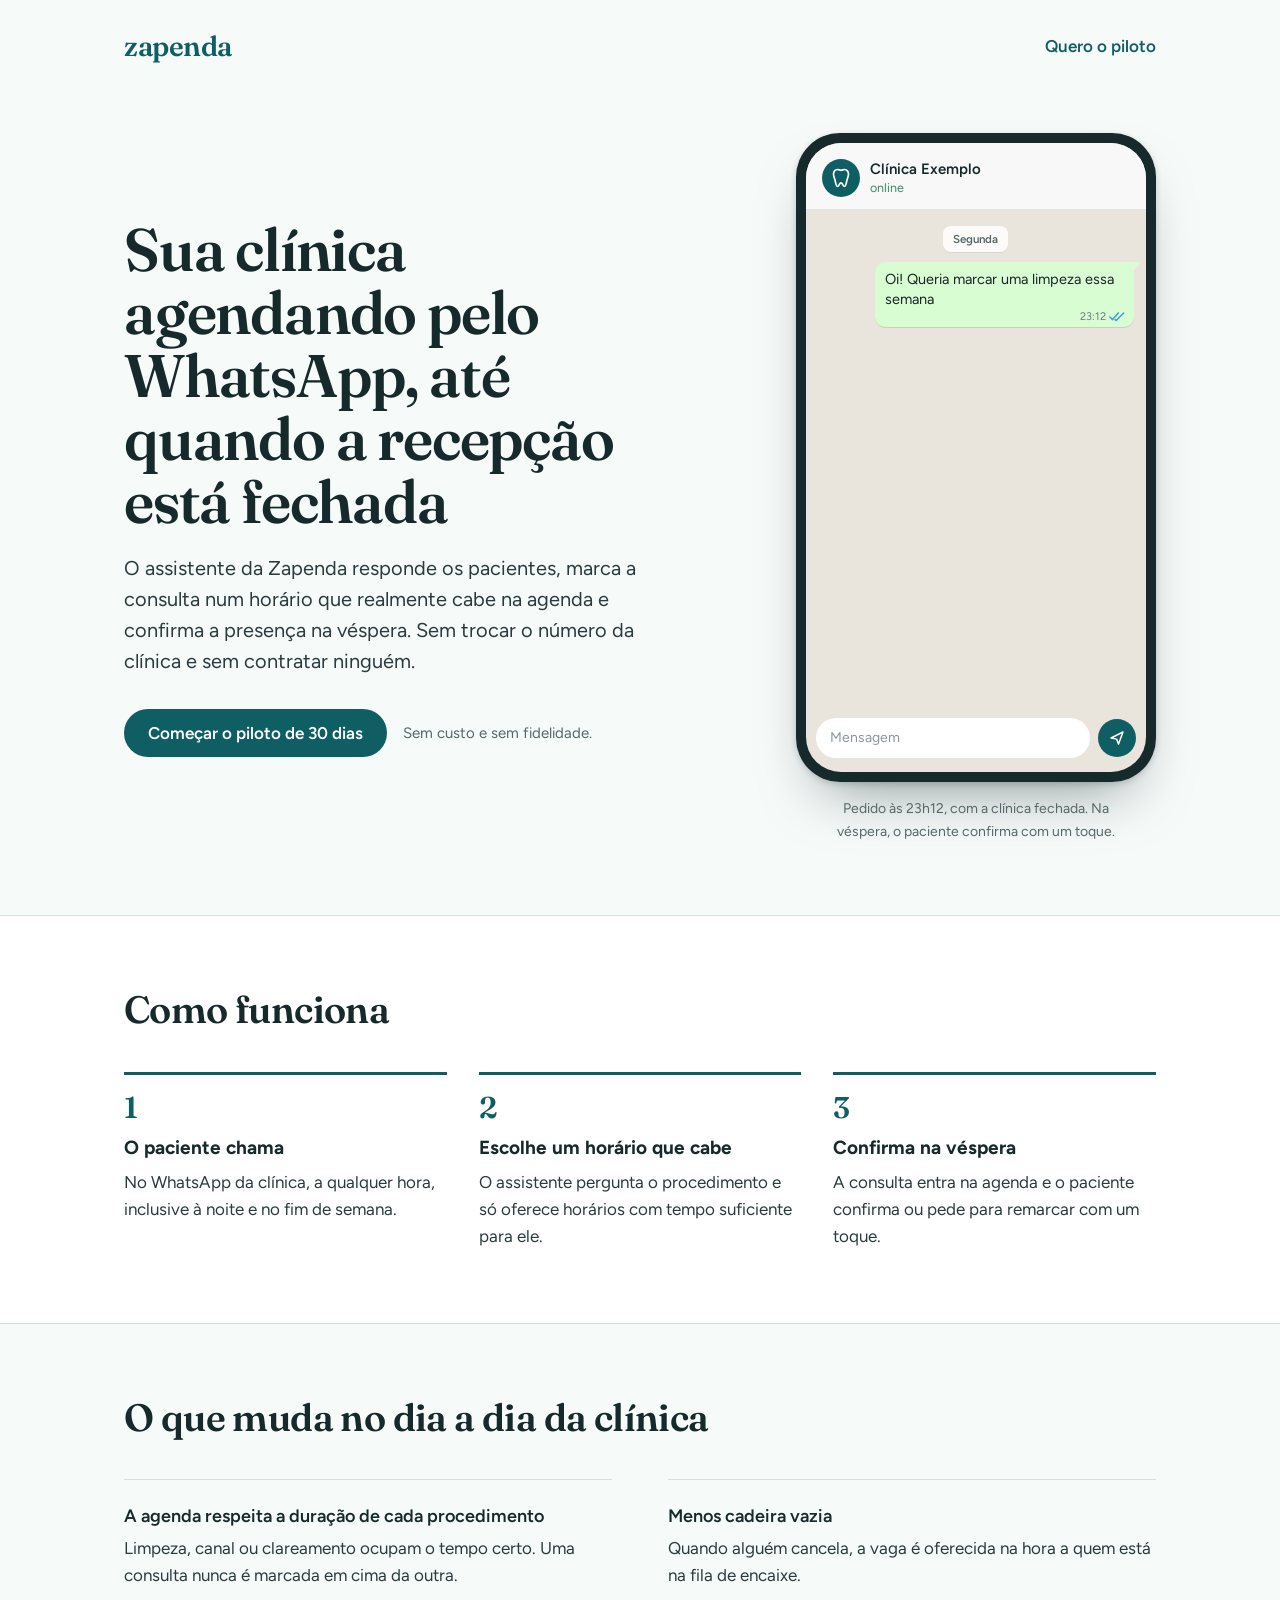
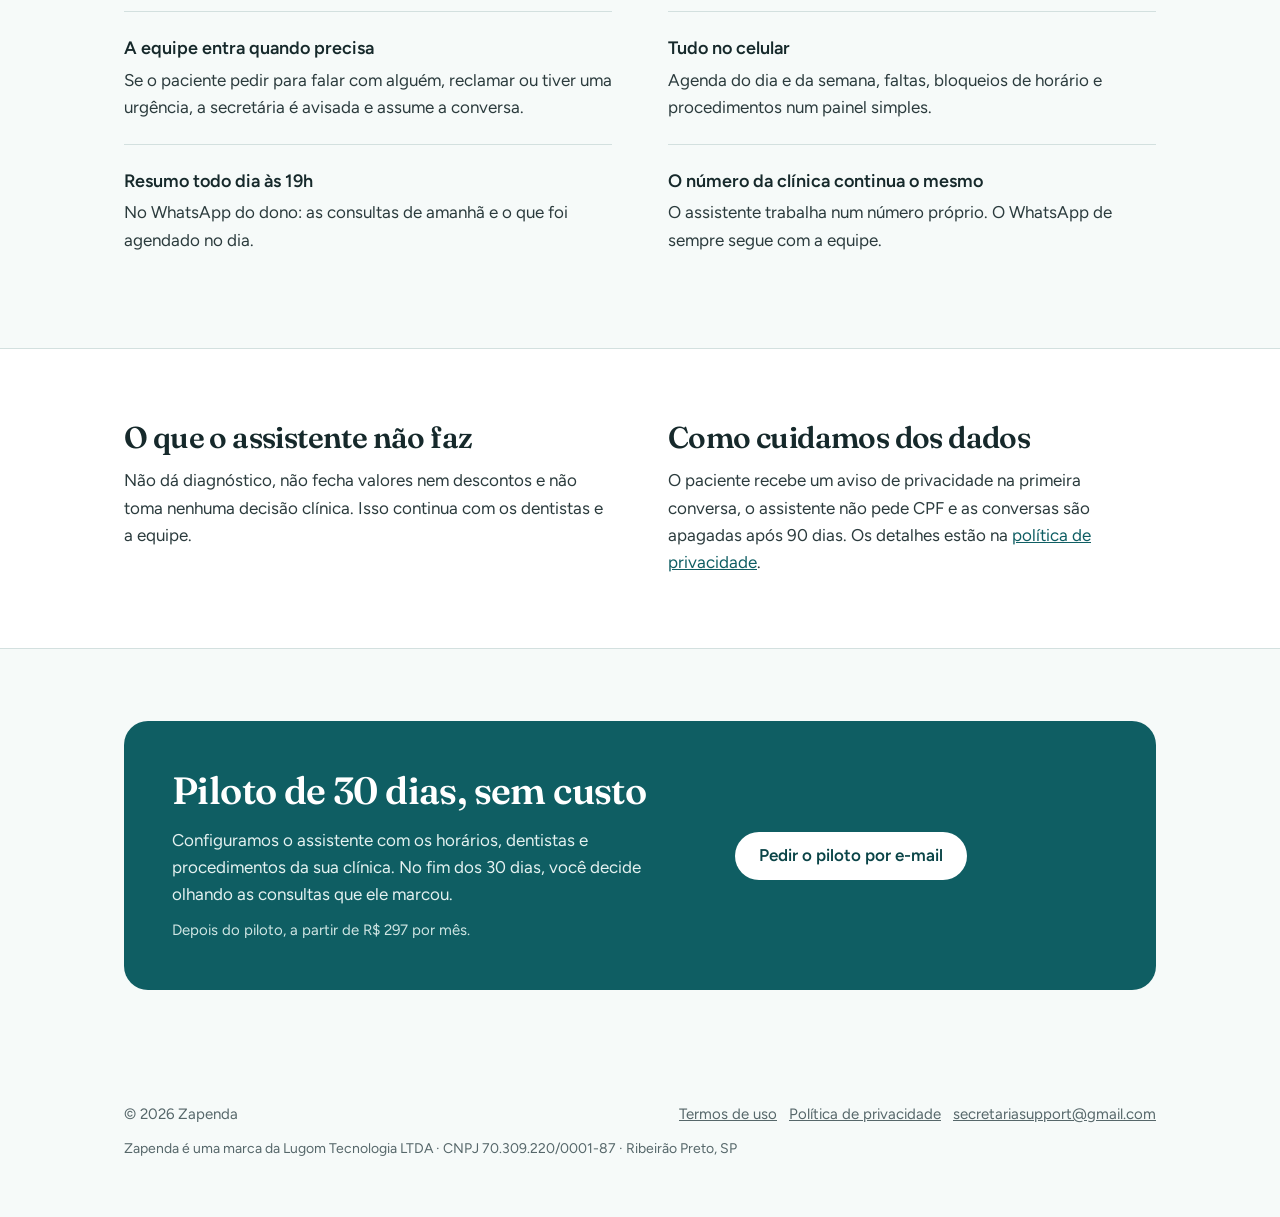
<file: index.html>
<!doctype html>
<html lang="pt-BR">
<head>
  <meta name="facebook-domain-verification" content="1pvwupo1xlfginllhcmocsy5vvruax" />
<meta charset="utf-8">
<meta name="viewport" content="width=device-width, initial-scale=1">
<title>Zapenda — agendamento pelo WhatsApp para clínicas odontológicas</title>
<meta name="description" content="Assistente que responde pacientes no WhatsApp, marca consultas na agenda da clínica e confirma presença na véspera. Piloto de 30 dias sem custo.">
<link rel="preconnect" href="https://fonts.googleapis.com">
<link rel="preconnect" href="https://fonts.gstatic.com" crossorigin>
<link rel="stylesheet" href="https://fonts.googleapis.com/css2?family=Fraunces:opsz,wght@9..144,600&family=Figtree:wght@400;600&display=swap">
<link rel="stylesheet" href="estilo.css">
</head>
<body>
<div class="envoltorio">
  <header class="topo">
    <a class="marca" href="./">zapenda</a>
    <nav aria-label="Principal"><a href="#piloto">Quero o piloto</a></nav>
  </header>

  <main>
    <section class="heroi" aria-labelledby="titulo">
      <div>
        <h1 id="titulo">Sua clínica agendando pelo WhatsApp, até quando a recepção está fechada</h1>
        <p class="sub">O assistente da Zapenda responde os pacientes, marca a consulta num horário que realmente cabe na agenda e confirma a presença na véspera. Sem trocar o número da clínica e sem contratar ninguém.</p>
        <div class="acoes">
          <a class="botao" href="#piloto">Começar o piloto de 30 dias</a>
          <span class="nota">Sem custo e sem fidelidade.</span>
        </div>
      </div>

      <figure class="demo">
        <div class="celular">
          <div class="tela" role="img" aria-label="Conversa de exemplo: às 23h12 um paciente pede uma limpeza. O assistente oferece os dias disponíveis, depois os horários de quinta de manhã, e marca às 09:30 com a Dra. Camila. Na quarta chega o lembrete com os botões Confirmar e Preciso remarcar, e o paciente confirma.">
            <div class="cab" aria-hidden="true">
              <div class="avatar"><svg width="20" height="22" viewBox="0 0 20 22" fill="none" stroke="#FFFFFF" stroke-width="1.7" stroke-linejoin="round"><path d="M6.5 2.5C4 2.5 2.5 4.6 2.5 7c0 2.4 1 4.1 1.6 6.4.6 2.3.9 6.1 2.5 6.1 1.5 0 1.8-3.7 3.4-3.7s1.9 3.7 3.4 3.7c1.6 0 1.9-3.8 2.5-6.1.6-2.3 1.6-4 1.6-6.4 0-2.4-1.5-4.5-4-4.5-1.4 0-2.2.8-3.5.8S7.9 2.5 6.5 2.5z"></path></svg></div>
              <div class="nome">Clínica Exemplo<span>online</span></div>
            </div>
            <div class="chat" aria-hidden="true">
              <div class="dia">Segunda</div>
              <div class="msg eu">Oi! Queria marcar uma limpeza essa semana<div class="meta">23:12 <svg width="16" height="11" viewBox="0 0 18 12" aria-hidden="true"><path d="M1 6.5l3 3L10.5 2M7 9.5l1 1L16.5 2" fill="none" stroke="currentColor" stroke-width="1.7" stroke-linecap="round" stroke-linejoin="round"></path></svg></div></div>
              <div class="msg clinica">Oi! 😊 Claro, vamos marcar sua <b>Limpeza</b> (60 min).<br><br>Tenho horários em:<br>• <b>Quarta</b><br>• <b>Quinta</b><br>• <b>Sexta</b><br><br>Qual dia você prefere?<div class="meta">23:12</div></div>
              <div class="msg eu">Quinta de manhã<div class="meta">23:13 <svg width="16" height="11" viewBox="0 0 18 12" aria-hidden="true"><path d="M1 6.5l3 3L10.5 2M7 9.5l1 1L16.5 2" fill="none" stroke="currentColor" stroke-width="1.7" stroke-linecap="round" stroke-linejoin="round"></path></svg></div></div>
              <div class="msg clinica">Na <b>quinta de manhã</b> tenho:<br>• 08:00<br>• 09:30<br>• 10:30<br><br>Qual horário fica melhor? 🦷<div class="meta">23:13</div></div>
              <div class="msg eu">9:30<div class="meta">23:13 <svg width="16" height="11" viewBox="0 0 18 12" aria-hidden="true"><path d="M1 6.5l3 3L10.5 2M7 9.5l1 1L16.5 2" fill="none" stroke="currentColor" stroke-width="1.7" stroke-linecap="round" stroke-linejoin="round"></path></svg></div></div>
              <div class="msg clinica">Pronto! ✅ Sua consulta está marcada:<br><br>📅 <b>Quinta às 09:30</b><br>👩‍⚕️ Dra. Camila — Limpeza<br><br>Na quarta eu te mando um lembrete para confirmar. Até lá! 😊<div class="meta">23:14</div></div>
              <div class="dia">Quarta</div>
              <div class="msg clinica modelo">Olá, Ana! Passando para lembrar da sua consulta na Clínica Exemplo:<br><br>📅 01/10 às 09:30<br>🦷 Dra. Camila — Limpeza<br><br>Podemos confirmar sua presença? Se precisar remarcar, é só responder por aqui.<div class="meta">09:30</div><div class="botoes"><span>Confirmar</span><span>Preciso remarcar</span></div></div>
              <div class="msg eu">Confirmar<div class="meta">09:41 <svg width="16" height="11" viewBox="0 0 18 12" aria-hidden="true"><path d="M1 6.5l3 3L10.5 2M7 9.5l1 1L16.5 2" fill="none" stroke="currentColor" stroke-width="1.7" stroke-linecap="round" stroke-linejoin="round"></path></svg></div></div>
              <div class="msg clinica">Presença confirmada! ✅ Te esperamos quinta às 09:30. 😊<div class="meta">09:41</div></div>
            </div>
            <div class="campo" aria-hidden="true">
              <div class="texto">Mensagem</div>
              <div class="enviar"><svg width="18" height="18" viewBox="0 0 24 24" fill="none" stroke="#FFFFFF" stroke-width="2" stroke-linecap="round" stroke-linejoin="round"><path d="M4 12l16-8-6 16-2.5-6.5L4 12z"></path></svg></div>
            </div>
          </div>
        </div>
        <figcaption>Pedido às 23h12, com a clínica fechada. Na véspera, o paciente confirma com um toque.</figcaption>
      </figure>
    </section>
  </main>
</div>

<div class="faixa">
  <section class="secao envoltorio" aria-labelledby="como">
    <h2 id="como">Como funciona</h2>
    <ol class="passos">
      <li>
        <h3>O paciente chama</h3>
        <p>No WhatsApp da clínica, a qualquer hora, inclusive à noite e no fim de semana.</p>
      </li>
      <li>
        <h3>Escolhe um horário que cabe</h3>
        <p>O assistente pergunta o procedimento e só oferece horários com tempo suficiente para ele.</p>
      </li>
      <li>
        <h3>Confirma na véspera</h3>
        <p>A consulta entra na agenda e o paciente confirma ou pede para remarcar com um toque.</p>
      </li>
    </ol>
  </section>
</div>

<section class="secao envoltorio" aria-labelledby="ganhos">
  <h2 id="ganhos">O que muda no dia a dia da clínica</h2>
  <dl class="ganhos">
    <div><dt>A agenda respeita a duração de cada procedimento</dt><dd>Limpeza, canal ou clareamento ocupam o tempo certo. Uma consulta nunca é marcada em cima da outra.</dd></div>
    <div><dt>Menos cadeira vazia</dt><dd>Quando alguém cancela, a vaga é oferecida na hora a quem está na fila de encaixe.</dd></div>
    <div><dt>A equipe entra quando precisa</dt><dd>Se o paciente pedir para falar com alguém, reclamar ou tiver uma urgência, a secretária é avisada e assume a conversa.</dd></div>
    <div><dt>Tudo no celular</dt><dd>Agenda do dia e da semana, faltas, bloqueios de horário e procedimentos num painel simples.</dd></div>
    <div><dt>Resumo todo dia às 19h</dt><dd>No WhatsApp do dono: as consultas de amanhã e o que foi agendado no dia.</dd></div>
    <div><dt>O número da clínica continua o mesmo</dt><dd>O assistente trabalha num número próprio. O WhatsApp de sempre segue com a equipe.</dd></div>
  </dl>
</section>

<div class="faixa">
  <section class="secao envoltorio limites">
    <div>
      <h2>O que o assistente não faz</h2>
      <p>Não dá diagnóstico, não fecha valores nem descontos e não toma nenhuma decisão clínica. Isso continua com os dentistas e a equipe.</p>
    </div>
    <div>
      <h2>Como cuidamos dos dados</h2>
      <p>O paciente recebe um aviso de privacidade na primeira conversa, o assistente não pede CPF e as conversas são apagadas após 90 dias. Os detalhes estão na <a href="privacidade.html">política de privacidade</a>.</p>
    </div>
  </section>
</div>

<section class="secao envoltorio" id="piloto" aria-labelledby="titulo-piloto">
  <div class="piloto">
    <div>
      <h2 id="titulo-piloto">Piloto de 30 dias, sem custo</h2>
      <p>Configuramos o assistente com os horários, dentistas e procedimentos da sua clínica. No fim dos 30 dias, você decide olhando as consultas que ele marcou.</p>
      <p class="preco">Depois do piloto, a partir de R$ 297 por mês.</p>
    </div>
    <div>
      <a class="botao" href="mailto:secretariasupport@gmail.com?subject=Piloto%20Zapenda">Pedir o piloto por e-mail</a>
    </div>
  </div>
</section>

<footer class="envoltorio rodape">
  <span>© 2026 Zapenda</span>
  <span><a href="termos.html">Termos de uso</a> &nbsp; <a href="privacidade.html">Política de privacidade</a> &nbsp; <a href="mailto:secretariasupport@gmail.com">secretariasupport@gmail.com</a></span>
  <p class="legal">Zapenda é uma marca da Lugom Tecnologia LTDA · CNPJ 70.309.220/0001-87 · Ribeirão Preto, SP</p>
</footer>
<script>
/* Conversa ao vivo no topo: começa em cima e vai descendo, como no WhatsApp.
   Quando a tela enche, rola para mostrar a mensagem mais nova.
   Com animações reduzidas, a conversa aparece inteira, já rolada até o fim. */
(function () {
  var chat = document.querySelector('.chat');
  var status = document.querySelector('.tela .nome span');
  if (!chat || !status) return;
  function rolaAteOFim(suave) {
    chat.scrollTo({ top: chat.scrollHeight, behavior: suave ? 'smooth' : 'auto' });
  }
  if (window.matchMedia && matchMedia('(prefers-reduced-motion: reduce)').matches) {
    rolaAteOFim(false);
    return;
  }
  var itens = Array.prototype.slice.call(chat.children);
  itens.forEach(function (el) { el.classList.add('oculto'); });
  var digitando = document.createElement('div');
  digitando.className = 'msg clinica digitando';
  digitando.innerHTML = '<i></i><i></i><i></i>';
  function mostra(el) { el.classList.remove('oculto'); el.classList.add('entra'); rolaAteOFim(true); }
  var t = 500;
  itens.forEach(function (el) {
    if (el.classList.contains('clinica')) {
      setTimeout(function () { chat.appendChild(digitando); status.textContent = 'digitando…'; rolaAteOFim(true); }, t);
      t += el.classList.contains('modelo') ? 700 : 1300;
      setTimeout(function () { digitando.remove(); status.textContent = 'online'; mostra(el); }, t);
      t += 1500;
    } else {
      setTimeout(function () { mostra(el); }, t);
      t += el.classList.contains('dia') ? 800 : 1200;
    }
  });
})();
</script>
</body>
</html>
</file>
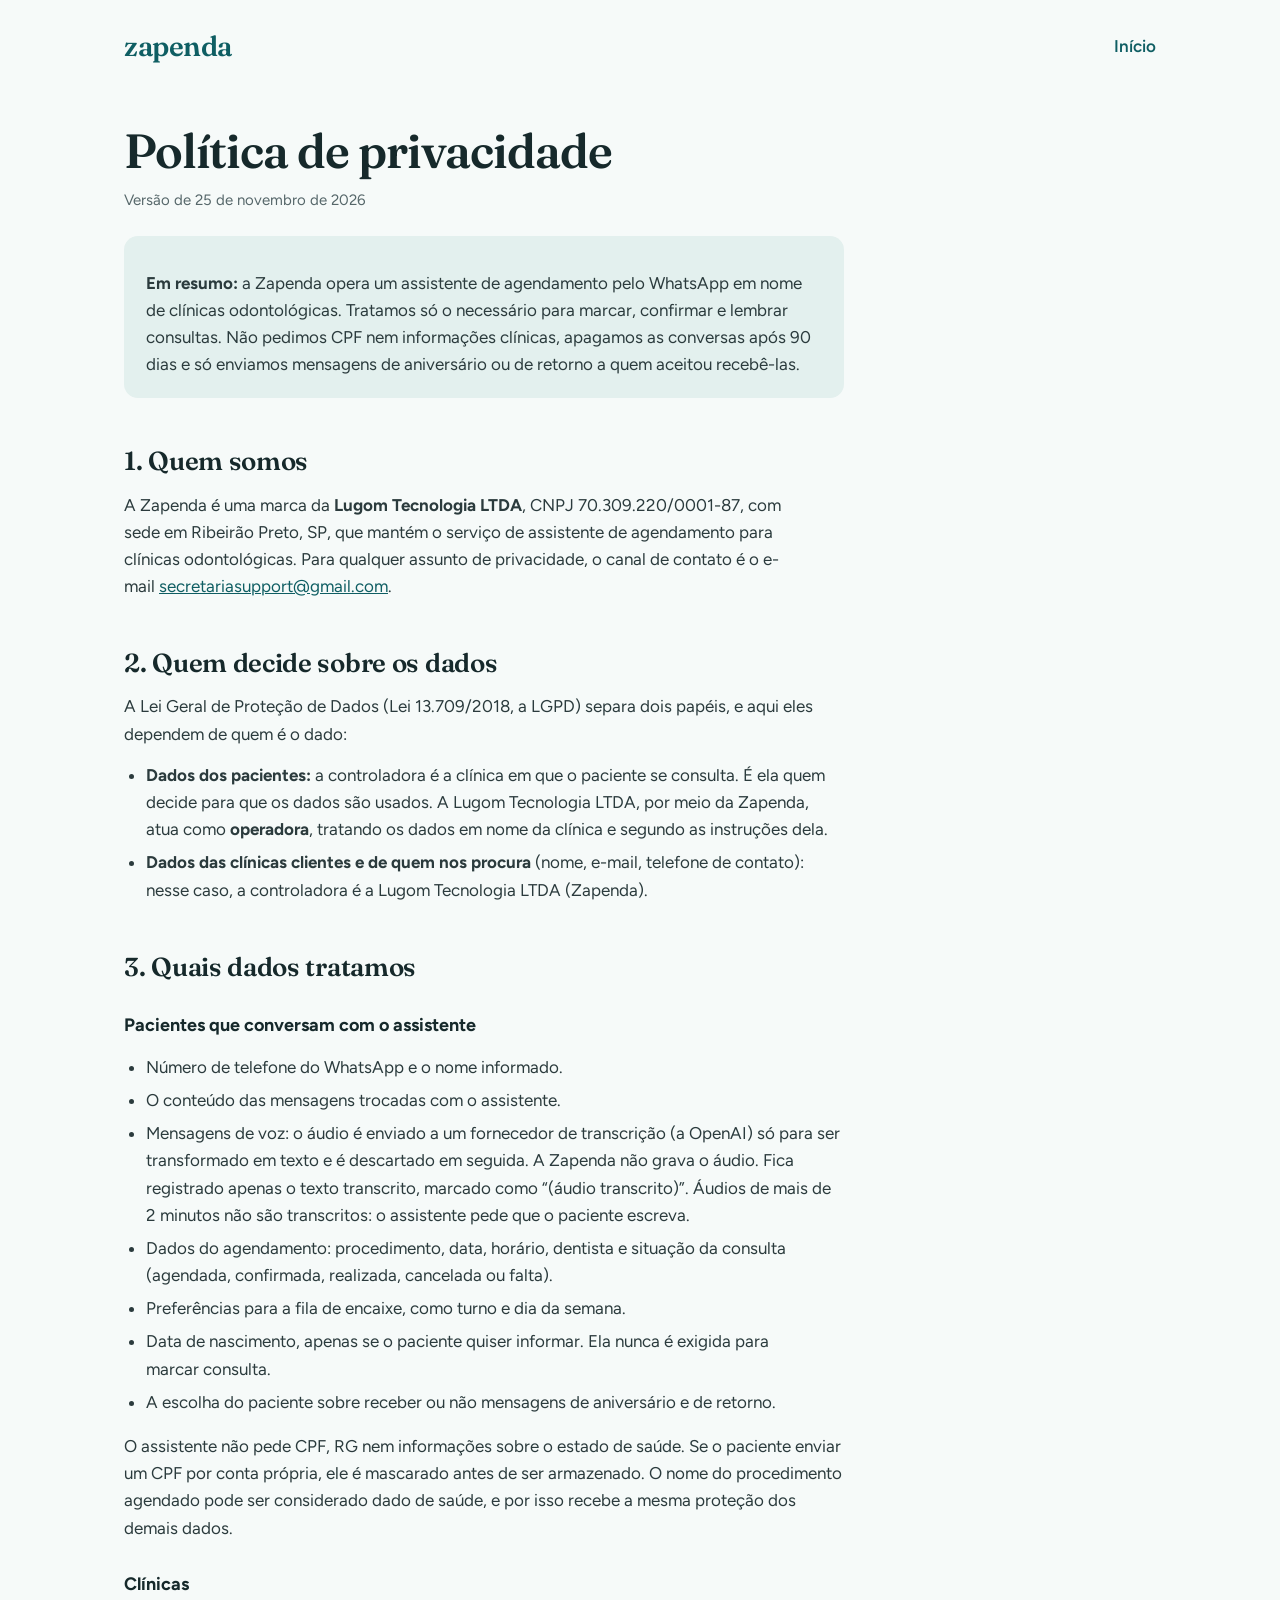
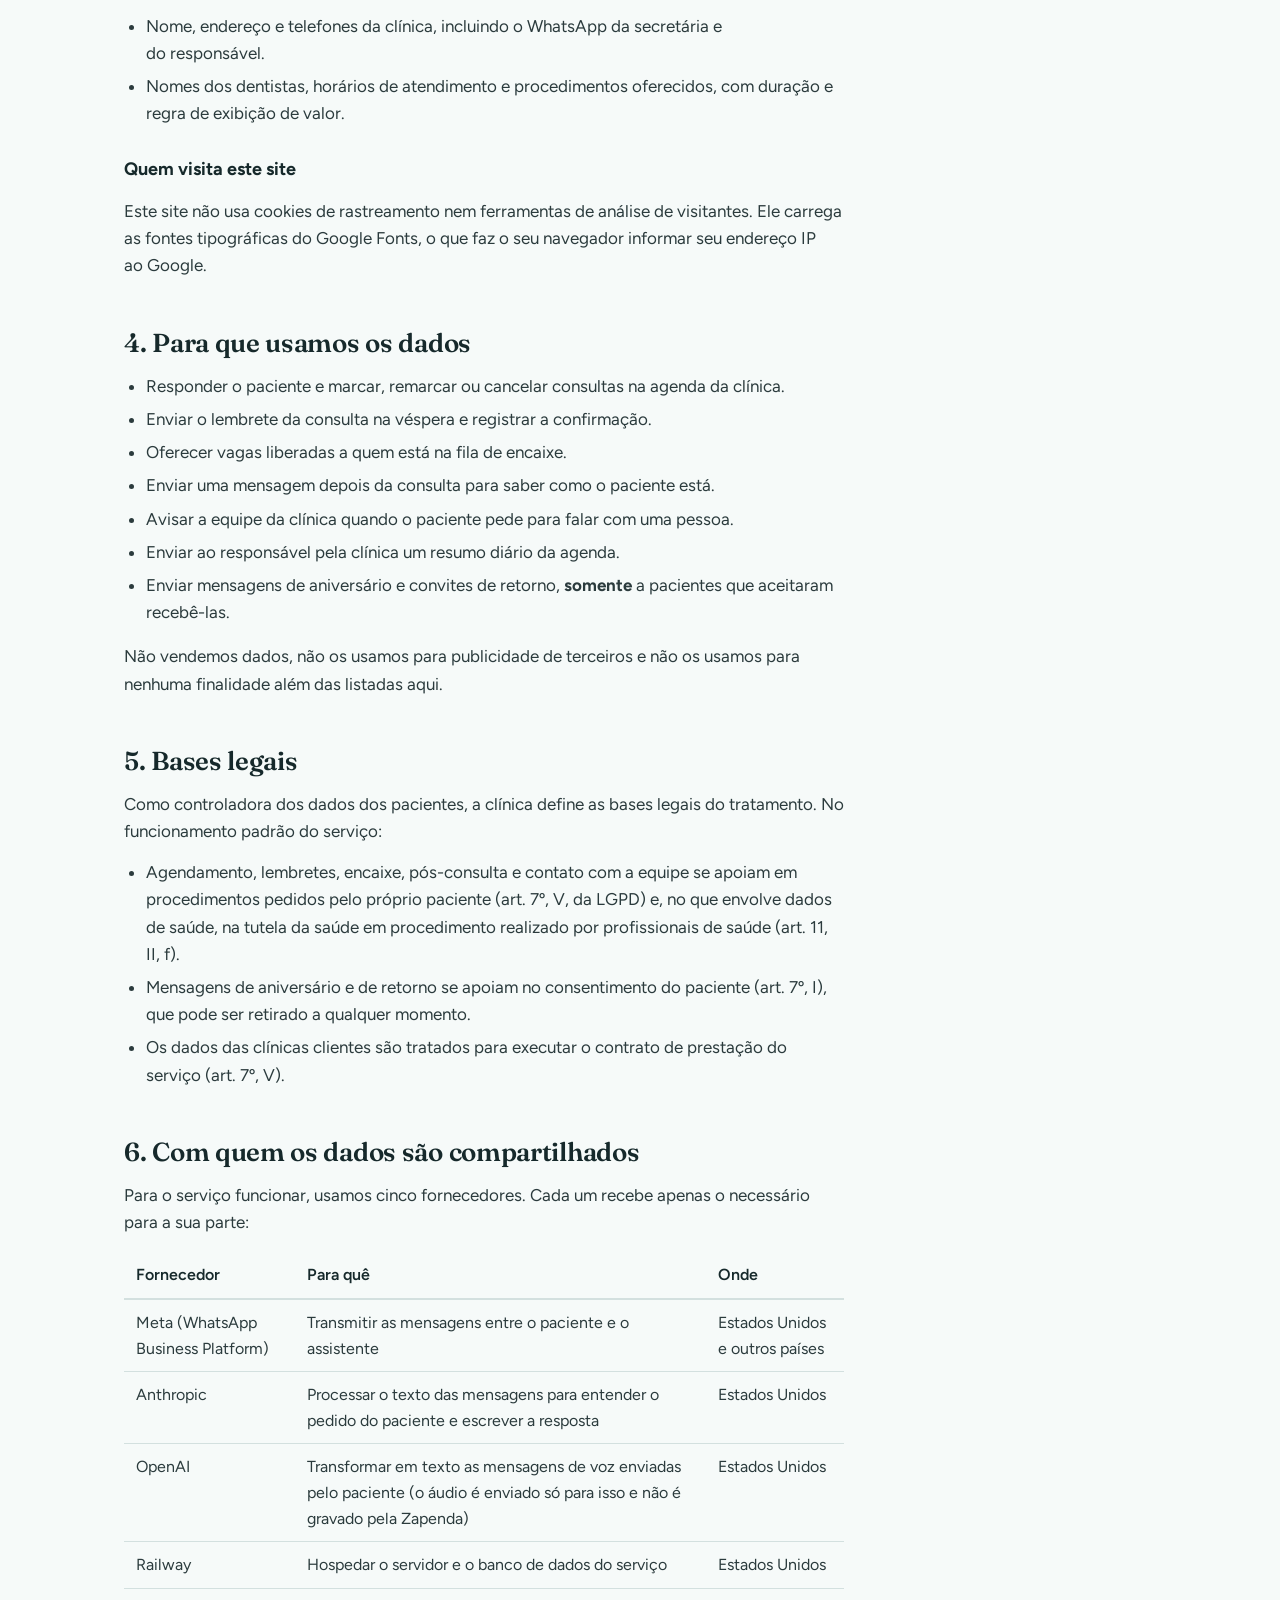
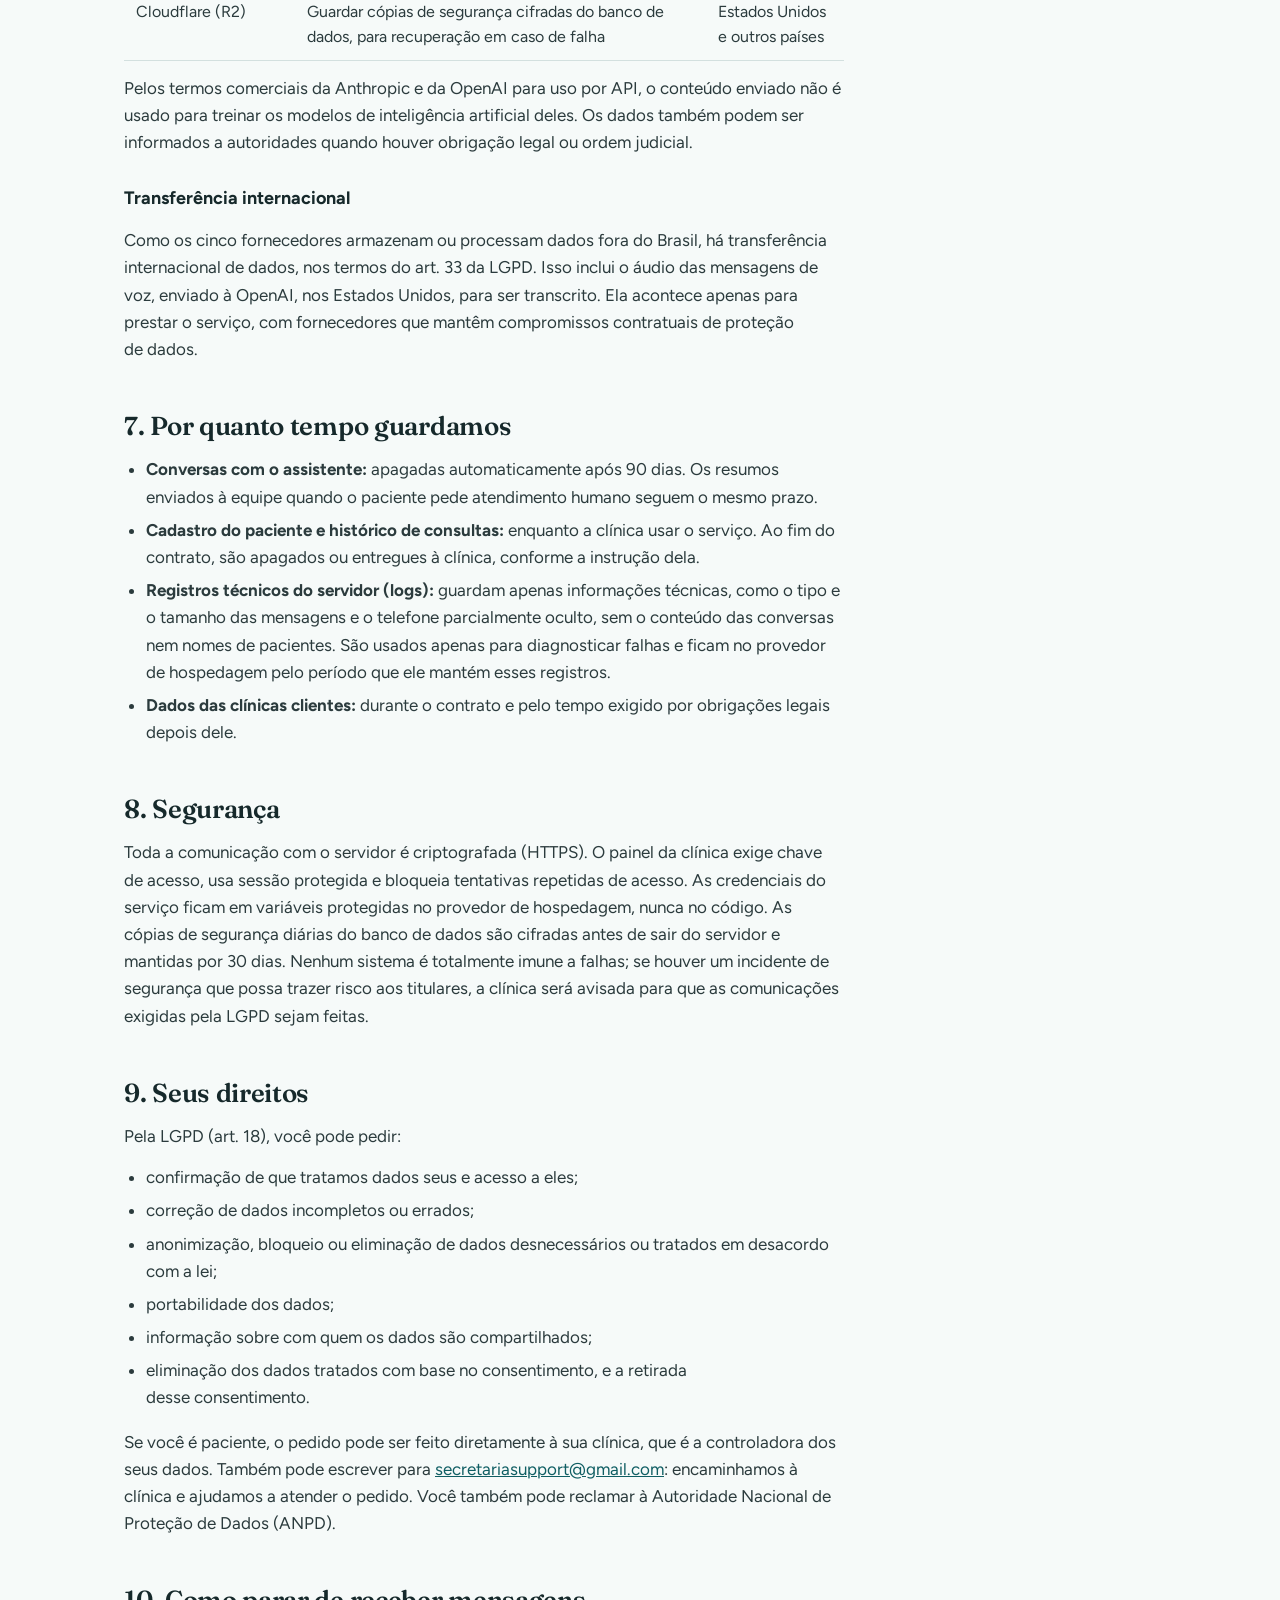
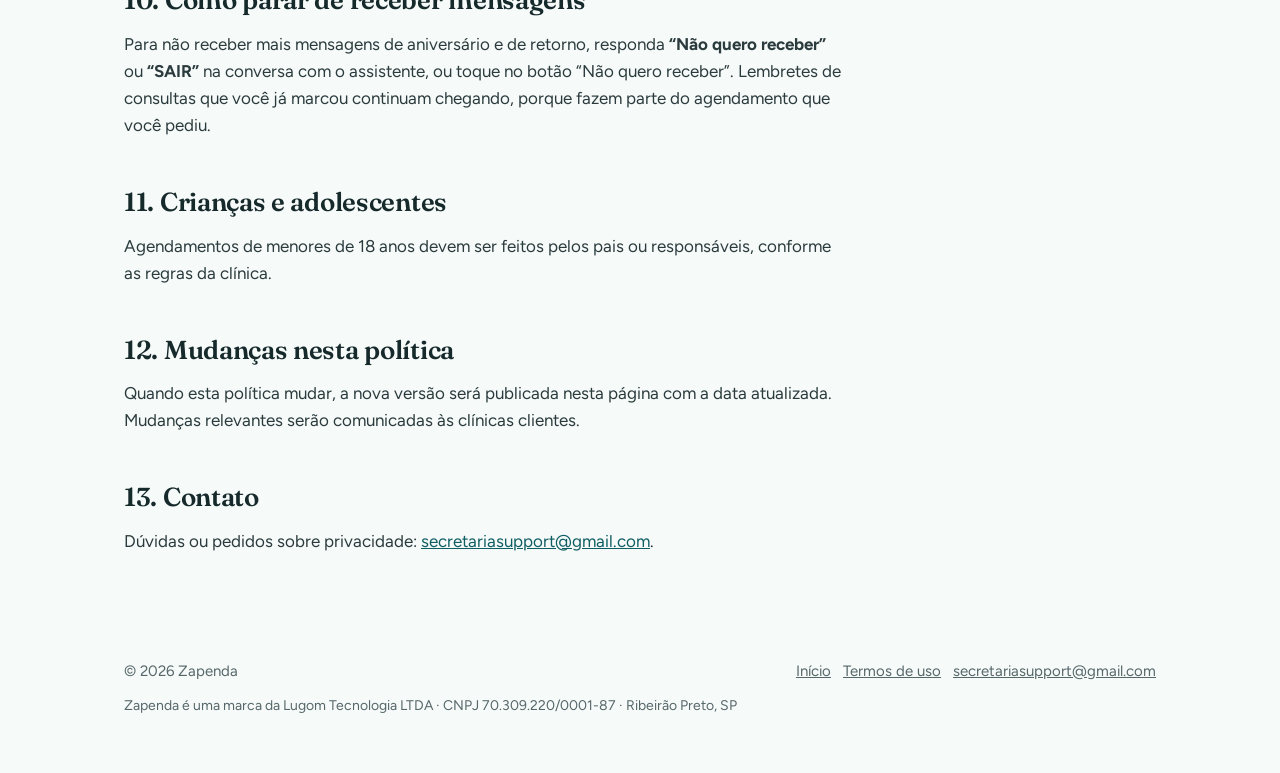
<file: privacidade.html>
<!doctype html>
<html lang="pt-BR">
<head>
<meta charset="utf-8">
<meta name="viewport" content="width=device-width, initial-scale=1">
<title>Política de privacidade — Zapenda</title>
<meta name="description" content="Como a Zapenda trata os dados de pacientes e clínicas no assistente de agendamento pelo WhatsApp.">
<link rel="preconnect" href="https://fonts.googleapis.com">
<link rel="preconnect" href="https://fonts.gstatic.com" crossorigin>
<link rel="stylesheet" href="https://fonts.googleapis.com/css2?family=Fraunces:opsz,wght@9..144,600&family=Figtree:wght@400;600&display=swap">
<link rel="stylesheet" href="estilo.css">
</head>
<body>
<div class="envoltorio">
  <header class="topo">
    <a class="marca" href="./">zapenda</a>
    <nav aria-label="Principal"><a href="./">Início</a></nav>
  </header>

  <main class="documento">
    <h1>Política de privacidade</h1>
    <p class="data">Versão de 25 de novembro de 2026</p>

    <div class="destaque">
      <p><strong>Em resumo:</strong> a Zapenda opera um assistente de agendamento pelo WhatsApp em nome de clínicas odontológicas. Tratamos só o necessário para marcar, confirmar e lembrar consultas. Não pedimos CPF nem informações clínicas, apagamos as conversas após 90 dias e só enviamos mensagens de aniversário ou de retorno a quem aceitou recebê-las.</p>
    </div>

    <h2>1. Quem somos</h2>
    <p>A Zapenda é uma marca da <strong>Lugom Tecnologia LTDA</strong>, CNPJ 70.309.220/0001-87, com sede em Ribeirão Preto, SP, que mantém o serviço de assistente de agendamento para clínicas odontológicas. Para qualquer assunto de privacidade, o canal de contato é o e-mail <a href="mailto:secretariasupport@gmail.com">secretariasupport@gmail.com</a>.</p>

    <h2>2. Quem decide sobre os dados</h2>
    <p>A Lei Geral de Proteção de Dados (Lei 13.709/2018, a LGPD) separa dois papéis, e aqui eles dependem de quem é o dado:</p>
    <ul>
      <li><strong>Dados dos pacientes:</strong> a controladora é a clínica em que o paciente se consulta. É ela quem decide para que os dados são usados. A Lugom Tecnologia LTDA, por meio da Zapenda, atua como <strong>operadora</strong>, tratando os dados em nome da clínica e segundo as instruções dela.</li>
      <li><strong>Dados das clínicas clientes e de quem nos procura</strong> (nome, e-mail, telefone de contato): nesse caso, a controladora é a Lugom Tecnologia LTDA (Zapenda).</li>
    </ul>

    <h2>3. Quais dados tratamos</h2>
    <h3>Pacientes que conversam com o assistente</h3>
    <ul>
      <li>Número de telefone do WhatsApp e o nome informado.</li>
      <li>O conteúdo das mensagens trocadas com o assistente.</li>
      <li>Mensagens de voz: o áudio é enviado a um fornecedor de transcrição (a OpenAI) só para ser transformado em texto e é descartado em seguida. A Zapenda não grava o áudio. Fica registrado apenas o texto transcrito, marcado como “(áudio transcrito)”. Áudios de mais de 2 minutos não são transcritos: o assistente pede que o paciente escreva.</li>
      <li>Dados do agendamento: procedimento, data, horário, dentista e situação da consulta (agendada, confirmada, realizada, cancelada ou falta).</li>
      <li>Preferências para a fila de encaixe, como turno e dia da semana.</li>
      <li>Data de nascimento, apenas se o paciente quiser informar. Ela nunca é exigida para marcar consulta.</li>
      <li>A escolha do paciente sobre receber ou não mensagens de aniversário e de retorno.</li>
    </ul>
    <p>O assistente não pede CPF, RG nem informações sobre o estado de saúde. Se o paciente enviar um CPF por conta própria, ele é mascarado antes de ser armazenado. O nome do procedimento agendado pode ser considerado dado de saúde, e por isso recebe a mesma proteção dos demais dados.</p>

    <h3>Clínicas</h3>
    <ul>
      <li>Nome, endereço e telefones da clínica, incluindo o WhatsApp da secretária e do responsável.</li>
      <li>Nomes dos dentistas, horários de atendimento e procedimentos oferecidos, com duração e regra de exibição de valor.</li>
    </ul>

    <h3>Quem visita este site</h3>
    <p>Este site não usa cookies de rastreamento nem ferramentas de análise de visitantes. Ele carrega as fontes tipográficas do Google Fonts, o que faz o seu navegador informar seu endereço IP ao Google.</p>

    <h2>4. Para que usamos os dados</h2>
    <ul>
      <li>Responder o paciente e marcar, remarcar ou cancelar consultas na agenda da clínica.</li>
      <li>Enviar o lembrete da consulta na véspera e registrar a confirmação.</li>
      <li>Oferecer vagas liberadas a quem está na fila de encaixe.</li>
      <li>Enviar uma mensagem depois da consulta para saber como o paciente está.</li>
      <li>Avisar a equipe da clínica quando o paciente pede para falar com uma pessoa.</li>
      <li>Enviar ao responsável pela clínica um resumo diário da agenda.</li>
      <li>Enviar mensagens de aniversário e convites de retorno, <strong>somente</strong> a pacientes que aceitaram recebê-las.</li>
    </ul>
    <p>Não vendemos dados, não os usamos para publicidade de terceiros e não os usamos para nenhuma finalidade além das listadas aqui.</p>

    <h2>5. Bases legais</h2>
    <p>Como controladora dos dados dos pacientes, a clínica define as bases legais do tratamento. No funcionamento padrão do serviço:</p>
    <ul>
      <li>Agendamento, lembretes, encaixe, pós-consulta e contato com a equipe se apoiam em procedimentos pedidos pelo próprio paciente (art. 7º, V, da LGPD) e, no que envolve dados de saúde, na tutela da saúde em procedimento realizado por profissionais de saúde (art. 11, II, f).</li>
      <li>Mensagens de aniversário e de retorno se apoiam no consentimento do paciente (art. 7º, I), que pode ser retirado a qualquer momento.</li>
      <li>Os dados das clínicas clientes são tratados para executar o contrato de prestação do serviço (art. 7º, V).</li>
    </ul>

    <h2>6. Com quem os dados são compartilhados</h2>
    <p>Para o serviço funcionar, usamos cinco fornecedores. Cada um recebe apenas o necessário para a sua parte:</p>
    <div class="tabela">
      <table>
        <thead><tr><th scope="col">Fornecedor</th><th scope="col">Para quê</th><th scope="col">Onde</th></tr></thead>
        <tbody>
          <tr><td>Meta (WhatsApp Business Platform)</td><td>Transmitir as mensagens entre o paciente e o assistente</td><td>Estados Unidos e outros países</td></tr>
          <tr><td>Anthropic</td><td>Processar o texto das mensagens para entender o pedido do paciente e escrever a resposta</td><td>Estados Unidos</td></tr>
          <tr><td>OpenAI</td><td>Transformar em texto as mensagens de voz enviadas pelo paciente (o áudio é enviado só para isso e não é gravado pela Zapenda)</td><td>Estados Unidos</td></tr>
          <tr><td>Railway</td><td>Hospedar o servidor e o banco de dados do serviço</td><td>Estados Unidos</td></tr>
          <tr><td>Cloudflare (R2)</td><td>Guardar cópias de segurança cifradas do banco de dados, para recuperação em caso de falha</td><td>Estados Unidos e outros países</td></tr>
        </tbody>
      </table>
    </div>
    <p>Pelos termos comerciais da Anthropic e da OpenAI para uso por API, o conteúdo enviado não é usado para treinar os modelos de inteligência artificial deles. Os dados também podem ser informados a autoridades quando houver obrigação legal ou ordem judicial.</p>

    <h3>Transferência internacional</h3>
    <p>Como os cinco fornecedores armazenam ou processam dados fora do Brasil, há transferência internacional de dados, nos termos do art. 33 da LGPD. Isso inclui o áudio das mensagens de voz, enviado à OpenAI, nos Estados Unidos, para ser transcrito. Ela acontece apenas para prestar o serviço, com fornecedores que mantêm compromissos contratuais de proteção de dados.</p>

    <h2>7. Por quanto tempo guardamos</h2>
    <ul>
      <li><strong>Conversas com o assistente:</strong> apagadas automaticamente após 90 dias. Os resumos enviados à equipe quando o paciente pede atendimento humano seguem o mesmo prazo.</li>
      <li><strong>Cadastro do paciente e histórico de consultas:</strong> enquanto a clínica usar o serviço. Ao fim do contrato, são apagados ou entregues à clínica, conforme a instrução dela.</li>
      <li><strong>Registros técnicos do servidor (logs):</strong> guardam apenas informações técnicas, como o tipo e o tamanho das mensagens e o telefone parcialmente oculto, sem o conteúdo das conversas nem nomes de pacientes. São usados apenas para diagnosticar falhas e ficam no provedor de hospedagem pelo período que ele mantém esses registros.</li>
      <li><strong>Dados das clínicas clientes:</strong> durante o contrato e pelo tempo exigido por obrigações legais depois dele.</li>
    </ul>

    <h2>8. Segurança</h2>
    <p>Toda a comunicação com o servidor é criptografada (HTTPS). O painel da clínica exige chave de acesso, usa sessão protegida e bloqueia tentativas repetidas de acesso. As credenciais do serviço ficam em variáveis protegidas no provedor de hospedagem, nunca no código. As cópias de segurança diárias do banco de dados são cifradas antes de sair do servidor e mantidas por 30 dias. Nenhum sistema é totalmente imune a falhas; se houver um incidente de segurança que possa trazer risco aos titulares, a clínica será avisada para que as comunicações exigidas pela LGPD sejam feitas.</p>

    <h2>9. Seus direitos</h2>
    <p>Pela LGPD (art. 18), você pode pedir:</p>
    <ul>
      <li>confirmação de que tratamos dados seus e acesso a eles;</li>
      <li>correção de dados incompletos ou errados;</li>
      <li>anonimização, bloqueio ou eliminação de dados desnecessários ou tratados em desacordo com a lei;</li>
      <li>portabilidade dos dados;</li>
      <li>informação sobre com quem os dados são compartilhados;</li>
      <li>eliminação dos dados tratados com base no consentimento, e a retirada desse consentimento.</li>
    </ul>
    <p>Se você é paciente, o pedido pode ser feito diretamente à sua clínica, que é a controladora dos seus dados. Também pode escrever para <a href="mailto:secretariasupport@gmail.com">secretariasupport@gmail.com</a>: encaminhamos à clínica e ajudamos a atender o pedido. Você também pode reclamar à Autoridade Nacional de Proteção de Dados (ANPD).</p>

    <h2>10. Como parar de receber mensagens</h2>
    <p>Para não receber mais mensagens de aniversário e de retorno, responda <strong>“Não quero receber”</strong> ou <strong>“SAIR”</strong> na conversa com o assistente, ou toque no botão “Não quero receber”. Lembretes de consultas que você já marcou continuam chegando, porque fazem parte do agendamento que você pediu.</p>

    <h2>11. Crianças e adolescentes</h2>
    <p>Agendamentos de menores de 18 anos devem ser feitos pelos pais ou responsáveis, conforme as regras da clínica.</p>

    <h2>12. Mudanças nesta política</h2>
    <p>Quando esta política mudar, a nova versão será publicada nesta página com a data atualizada. Mudanças relevantes serão comunicadas às clínicas clientes.</p>

    <h2>13. Contato</h2>
    <p>Dúvidas ou pedidos sobre privacidade: <a href="mailto:secretariasupport@gmail.com">secretariasupport@gmail.com</a>.</p>
  </main>
</div>

<footer class="envoltorio rodape">
  <span>© 2026 Zapenda</span>
  <span><a href="./">Início</a> &nbsp; <a href="termos.html">Termos de uso</a> &nbsp; <a href="mailto:secretariasupport@gmail.com">secretariasupport@gmail.com</a></span>
  <p class="legal">Zapenda é uma marca da Lugom Tecnologia LTDA · CNPJ 70.309.220/0001-87 · Ribeirão Preto, SP</p>
</footer>
</body>
</html>
</file>
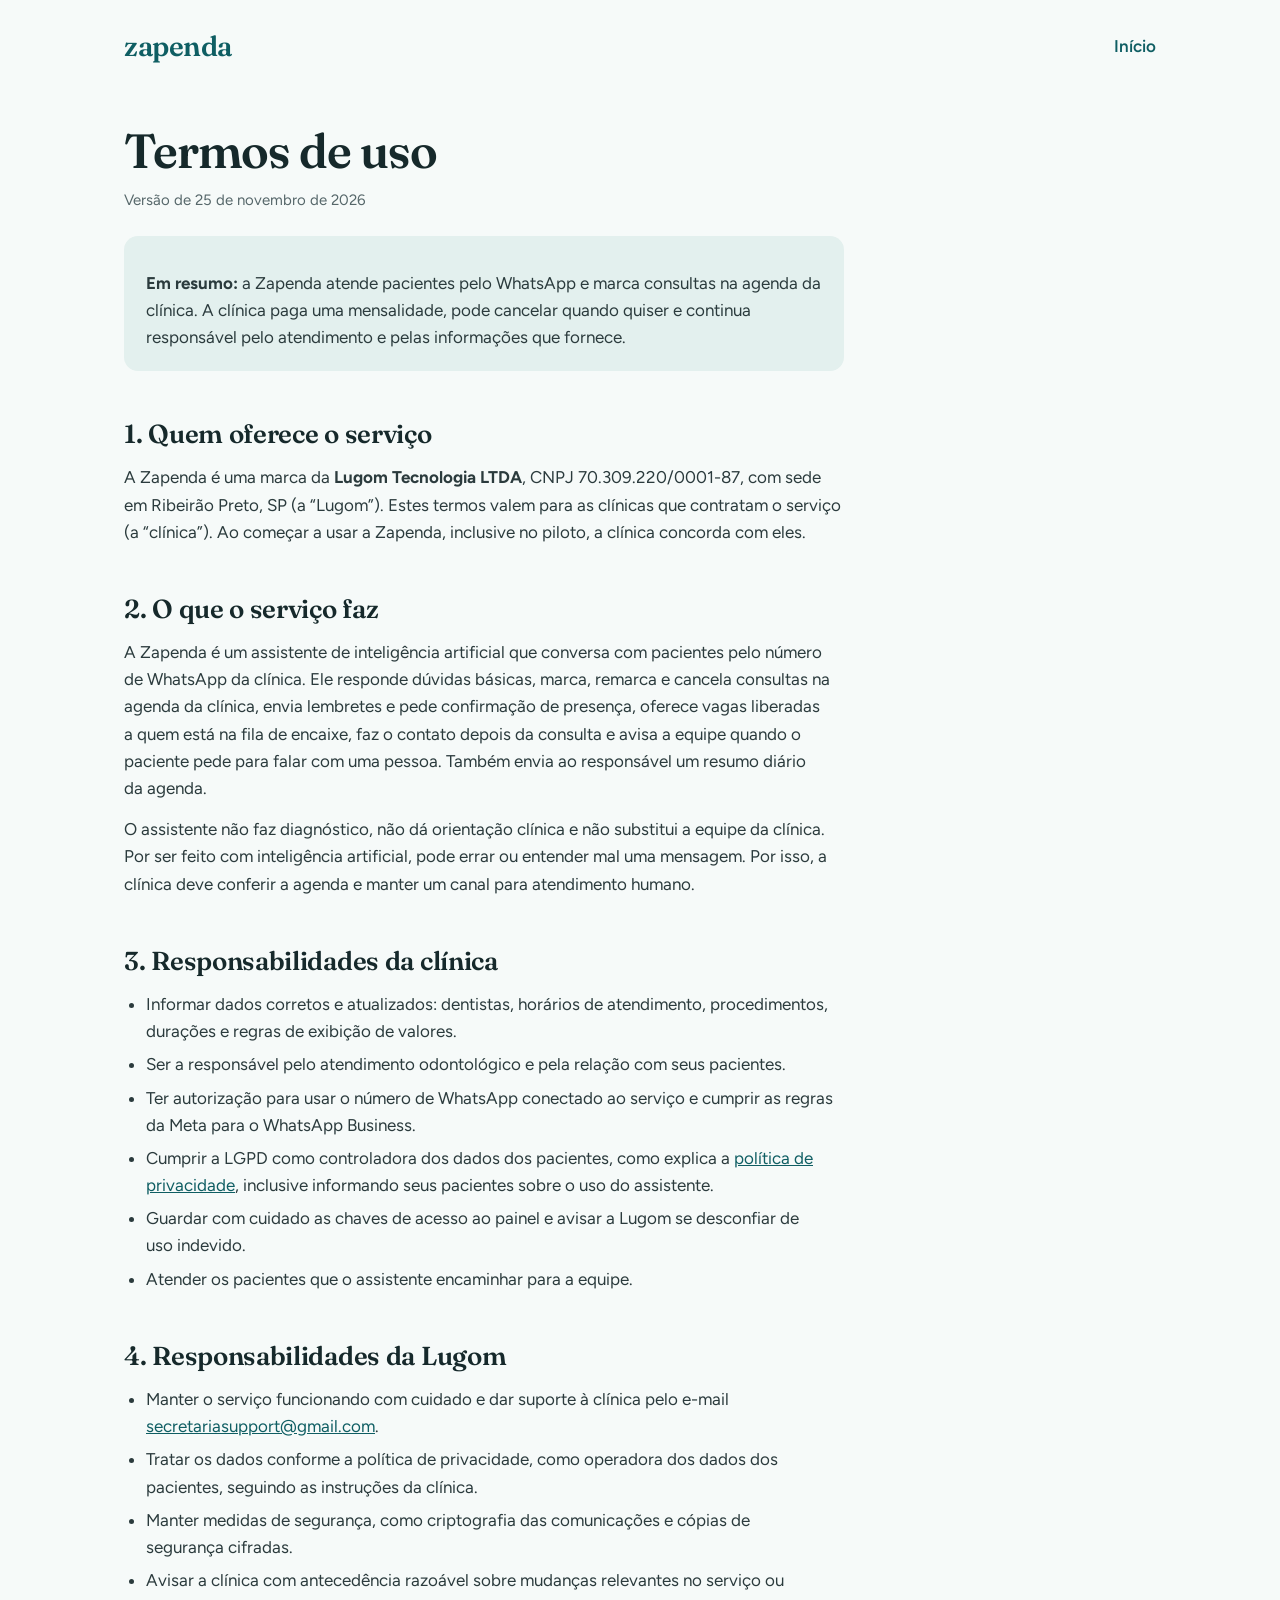
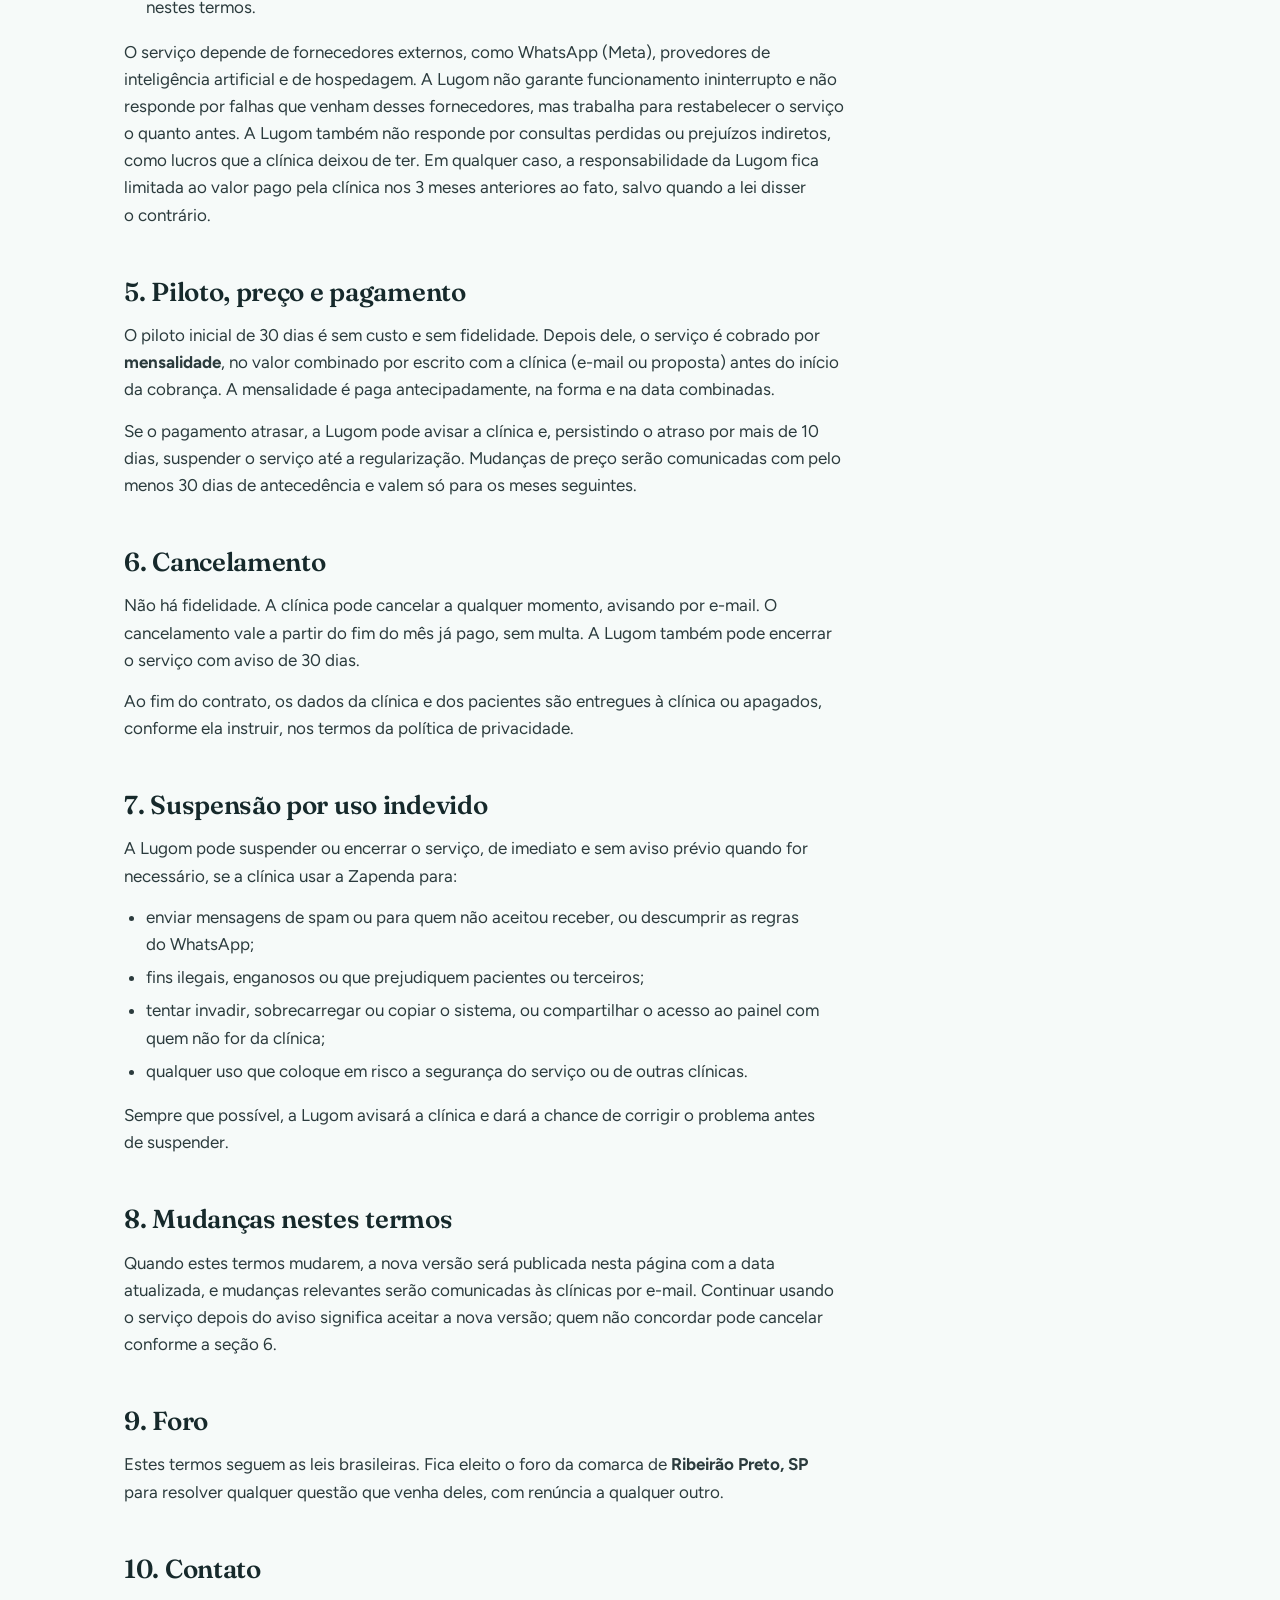
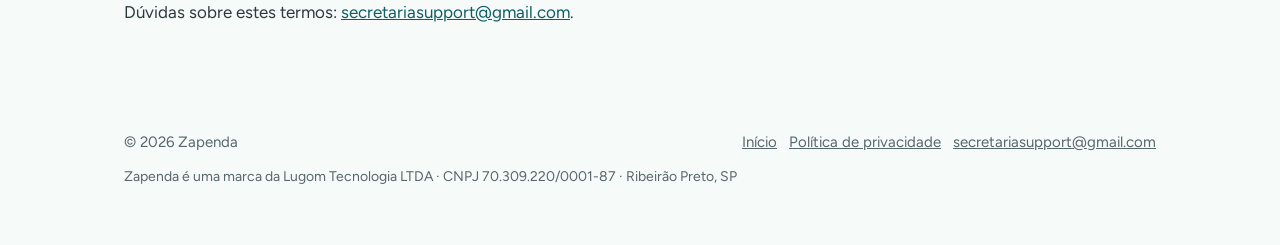
<file: termos.html>
<!doctype html>
<html lang="pt-BR">
<head>
<meta charset="utf-8">
<meta name="viewport" content="width=device-width, initial-scale=1">
<title>Termos de uso — Zapenda</title>
<meta name="description" content="Condições para clínicas que contratam a Zapenda, o assistente de agendamento pelo WhatsApp.">
<link rel="preconnect" href="https://fonts.googleapis.com">
<link rel="preconnect" href="https://fonts.gstatic.com" crossorigin>
<link rel="stylesheet" href="https://fonts.googleapis.com/css2?family=Fraunces:opsz,wght@9..144,600&family=Figtree:wght@400;600&display=swap">
<link rel="stylesheet" href="estilo.css">
</head>
<body>
<div class="envoltorio">
  <header class="topo">
    <a class="marca" href="./">zapenda</a>
    <nav aria-label="Principal"><a href="./">Início</a></nav>
  </header>

  <main class="documento">
    <h1>Termos de uso</h1>
    <p class="data">Versão de 25 de novembro de 2026</p>

    <div class="destaque">
      <p><strong>Em resumo:</strong> a Zapenda atende pacientes pelo WhatsApp e marca consultas na agenda da clínica. A clínica paga uma mensalidade, pode cancelar quando quiser e continua responsável pelo atendimento e pelas informações que fornece.</p>
    </div>

    <h2>1. Quem oferece o serviço</h2>
    <p>A Zapenda é uma marca da <strong>Lugom Tecnologia LTDA</strong>, CNPJ 70.309.220/0001-87, com sede em Ribeirão Preto, SP (a “Lugom”). Estes termos valem para as clínicas que contratam o serviço (a “clínica”). Ao começar a usar a Zapenda, inclusive no piloto, a clínica concorda com eles.</p>

    <h2>2. O que o serviço faz</h2>
    <p>A Zapenda é um assistente de inteligência artificial que conversa com pacientes pelo número de WhatsApp da clínica. Ele responde dúvidas básicas, marca, remarca e cancela consultas na agenda da clínica, envia lembretes e pede confirmação de presença, oferece vagas liberadas a quem está na fila de encaixe, faz o contato depois da consulta e avisa a equipe quando o paciente pede para falar com uma pessoa. Também envia ao responsável um resumo diário da agenda.</p>
    <p>O assistente não faz diagnóstico, não dá orientação clínica e não substitui a equipe da clínica. Por ser feito com inteligência artificial, pode errar ou entender mal uma mensagem. Por isso, a clínica deve conferir a agenda e manter um canal para atendimento humano.</p>

    <h2>3. Responsabilidades da clínica</h2>
    <ul>
      <li>Informar dados corretos e atualizados: dentistas, horários de atendimento, procedimentos, durações e regras de exibição de valores.</li>
      <li>Ser a responsável pelo atendimento odontológico e pela relação com seus pacientes.</li>
      <li>Ter autorização para usar o número de WhatsApp conectado ao serviço e cumprir as regras da Meta para o WhatsApp Business.</li>
      <li>Cumprir a LGPD como controladora dos dados dos pacientes, como explica a <a href="privacidade.html">política de privacidade</a>, inclusive informando seus pacientes sobre o uso do assistente.</li>
      <li>Guardar com cuidado as chaves de acesso ao painel e avisar a Lugom se desconfiar de uso indevido.</li>
      <li>Atender os pacientes que o assistente encaminhar para a equipe.</li>
    </ul>

    <h2>4. Responsabilidades da Lugom</h2>
    <ul>
      <li>Manter o serviço funcionando com cuidado e dar suporte à clínica pelo e-mail <a href="mailto:secretariasupport@gmail.com">secretariasupport@gmail.com</a>.</li>
      <li>Tratar os dados conforme a política de privacidade, como operadora dos dados dos pacientes, seguindo as instruções da clínica.</li>
      <li>Manter medidas de segurança, como criptografia das comunicações e cópias de segurança cifradas.</li>
      <li>Avisar a clínica com antecedência razoável sobre mudanças relevantes no serviço ou nestes termos.</li>
    </ul>
    <p>O serviço depende de fornecedores externos, como WhatsApp (Meta), provedores de inteligência artificial e de hospedagem. A Lugom não garante funcionamento ininterrupto e não responde por falhas que venham desses fornecedores, mas trabalha para restabelecer o serviço o quanto antes. A Lugom também não responde por consultas perdidas ou prejuízos indiretos, como lucros que a clínica deixou de ter. Em qualquer caso, a responsabilidade da Lugom fica limitada ao valor pago pela clínica nos 3 meses anteriores ao fato, salvo quando a lei disser o contrário.</p>

    <h2>5. Piloto, preço e pagamento</h2>
    <p>O piloto inicial de 30 dias é sem custo e sem fidelidade. Depois dele, o serviço é cobrado por <strong>mensalidade</strong>, no valor combinado por escrito com a clínica (e-mail ou proposta) antes do início da cobrança. A mensalidade é paga antecipadamente, na forma e na data combinadas.</p>
    <p>Se o pagamento atrasar, a Lugom pode avisar a clínica e, persistindo o atraso por mais de 10 dias, suspender o serviço até a regularização. Mudanças de preço serão comunicadas com pelo menos 30 dias de antecedência e valem só para os meses seguintes.</p>

    <h2>6. Cancelamento</h2>
    <p>Não há fidelidade. A clínica pode cancelar a qualquer momento, avisando por e-mail. O cancelamento vale a partir do fim do mês já pago, sem multa. A Lugom também pode encerrar o serviço com aviso de 30 dias.</p>
    <p>Ao fim do contrato, os dados da clínica e dos pacientes são entregues à clínica ou apagados, conforme ela instruir, nos termos da política de privacidade.</p>

    <h2>7. Suspensão por uso indevido</h2>
    <p>A Lugom pode suspender ou encerrar o serviço, de imediato e sem aviso prévio quando for necessário, se a clínica usar a Zapenda para:</p>
    <ul>
      <li>enviar mensagens de spam ou para quem não aceitou receber, ou descumprir as regras do WhatsApp;</li>
      <li>fins ilegais, enganosos ou que prejudiquem pacientes ou terceiros;</li>
      <li>tentar invadir, sobrecarregar ou copiar o sistema, ou compartilhar o acesso ao painel com quem não for da clínica;</li>
      <li>qualquer uso que coloque em risco a segurança do serviço ou de outras clínicas.</li>
    </ul>
    <p>Sempre que possível, a Lugom avisará a clínica e dará a chance de corrigir o problema antes de suspender.</p>

    <h2>8. Mudanças nestes termos</h2>
    <p>Quando estes termos mudarem, a nova versão será publicada nesta página com a data atualizada, e mudanças relevantes serão comunicadas às clínicas por e-mail. Continuar usando o serviço depois do aviso significa aceitar a nova versão; quem não concordar pode cancelar conforme a seção 6.</p>

    <h2>9. Foro</h2>
    <p>Estes termos seguem as leis brasileiras. Fica eleito o foro da comarca de <strong>Ribeirão Preto, SP</strong> para resolver qualquer questão que venha deles, com renúncia a qualquer outro.</p>

    <h2>10. Contato</h2>
    <p>Dúvidas sobre estes termos: <a href="mailto:secretariasupport@gmail.com">secretariasupport@gmail.com</a>.</p>
  </main>
</div>

<footer class="envoltorio rodape">
  <span>© 2026 Zapenda</span>
  <span><a href="./">Início</a> &nbsp; <a href="privacidade.html">Política de privacidade</a> &nbsp; <a href="mailto:secretariasupport@gmail.com">secretariasupport@gmail.com</a></span>
  <p class="legal">Zapenda é uma marca da Lugom Tecnologia LTDA · CNPJ 70.309.220/0001-87 · Ribeirão Preto, SP</p>
</footer>
</body>
</html>
</file>
<file: estilo.css>
:root{
  --tinta:#16292B;
  --texto:#2B3B3D;
  --suave:#56676A;
  --petroleo:#0F5E63;
  --petroleo-escuro:#0A4447;
  --menta:#E3F0EE;
  --linha:#D3E0DF;
  --fundo:#F6FAF9;
  --branco:#FFFFFF;
  --balao-paciente:#D9FDD3;
}
*{box-sizing:border-box}
html{-webkit-text-size-adjust:100%}
body{margin:0;background:var(--fundo);color:var(--texto);font-family:Figtree,"Helvetica Neue",Helvetica,sans-serif;font-size:17px;line-height:1.6}
a{color:var(--petroleo)}
a:hover{color:var(--petroleo-escuro)}
a:focus-visible,button:focus-visible{outline:3px solid var(--petroleo);outline-offset:3px;border-radius:4px}
h1,h2,h3{color:var(--tinta);margin:0}
p{margin:0}
.envoltorio{max-width:1080px;margin:0 auto;padding:0 24px}

.topo{display:flex;justify-content:space-between;align-items:center;padding:24px 0}
.marca{font-family:Fraunces,Georgia,serif;font-weight:600;font-size:28px;letter-spacing:-.5px;color:var(--petroleo);text-decoration:none}
.topo nav a{font-weight:600;text-decoration:none}

.heroi{display:grid;grid-template-columns:minmax(0,1.1fr) minmax(0,.9fr);gap:56px;align-items:center;padding:40px 0 72px}
.heroi h1{font-family:Fraunces,Georgia,serif;font-weight:600;font-size:clamp(38px,5.4vw,60px);line-height:1.05;letter-spacing:-1.2px;text-wrap:balance}
.heroi .sub{margin-top:20px;font-size:20px;line-height:1.55;max-width:34em;text-wrap:pretty}
.acoes{margin-top:32px;display:flex;flex-wrap:wrap;gap:16px;align-items:center}
.botao{display:inline-flex;align-items:center;min-height:48px;padding:0 24px;border-radius:999px;background:var(--petroleo);color:var(--branco);font-weight:600;text-decoration:none}
.botao:hover{background:var(--petroleo-escuro);color:var(--branco)}
.acoes .nota{color:var(--suave);font-size:15px}

/* A conversa do herói: o que a clínica compra, mostrado em vez de descrito */
.demo{margin:0;justify-self:end;width:100%;max-width:360px}
.celular{background:var(--tinta);border-radius:44px;padding:10px;box-shadow:0 30px 60px -28px rgba(22,41,43,.55),0 2px 6px rgba(22,41,43,.18)}
.tela{border-radius:35px;overflow:hidden;background:#EAE5DC;display:flex;flex-direction:column}
.tela .cab{display:flex;align-items:center;gap:10px;padding:16px 16px 12px;background:#F7F8F7;border-bottom:1px solid #E1E4E2}
.tela .avatar{width:38px;height:38px;border-radius:50%;background:var(--petroleo);display:grid;place-items:center;flex-shrink:0}
.tela .nome{font-weight:600;color:var(--tinta);font-size:15px;line-height:1.2}
.tela .nome span{display:block;font-weight:400;color:#3E8A6A;font-size:12.5px;margin-top:2px}
.chat{padding:12px 12px 8px;display:flex;flex-direction:column;gap:6px}
.dia{align-self:center;background:#FFFFFFD9;color:var(--suave);font-size:11.5px;font-weight:600;padding:4px 10px;border-radius:8px;margin:4px 0;box-shadow:0 1px 0 rgba(22,41,43,.08)}
.msg{position:relative;max-width:82%;padding:7px 9px 5px 10px;border-radius:10px;font-size:14.5px;line-height:1.4;color:#1B2426;box-shadow:0 1px 0 rgba(22,41,43,.13)}
.msg b{font-weight:600}
.msg .meta{display:flex;justify-content:flex-end;align-items:center;gap:3px;font-size:11px;color:#6B7A7C;margin-top:1px;line-height:1}
.msg .meta svg{color:#3B9FD8}
.msg.eu{align-self:flex-end;background:var(--balao-paciente);border-top-right-radius:0}
.msg.eu::after{content:"";position:absolute;top:0;right:-7px;border-top:9px solid var(--balao-paciente);border-right:8px solid transparent}
.msg.clinica{align-self:flex-start;background:var(--branco);border-top-left-radius:0}
.msg.clinica::after{content:"";position:absolute;top:0;left:-7px;border-top:9px solid var(--branco);border-left:8px solid transparent}
.msg.modelo{padding-bottom:0}
.msg .botoes{margin:7px -9px 0 -10px;border-top:1px solid #E4E8E7}
.msg .botoes span{display:flex;justify-content:center;align-items:center;gap:6px;padding:9px 0;color:var(--petroleo);font-weight:600;font-size:14px}
.msg .botoes span + span{border-top:1px solid #E4E8E7}
.campo{display:flex;align-items:center;gap:8px;padding:8px 10px 14px}
.campo .texto{flex-grow:1;background:var(--branco);border-radius:20px;padding:9px 14px;color:#8A9799;font-size:14px}
.campo .enviar{width:38px;height:38px;border-radius:50%;background:var(--petroleo);display:grid;place-items:center;flex-shrink:0}
.demo figcaption{margin-top:16px;font-size:14px;color:var(--suave);text-align:center;text-wrap:balance}
.chat{height:500px;overflow:hidden;justify-content:flex-start}
.chat > .oculto{display:none}
.chat > .entra{animation:entra .3s ease-out}
@keyframes entra{from{opacity:0;transform:translateY(8px)}to{opacity:1;transform:none}}
.digitando{display:flex;gap:4px;padding:12px 14px}
.digitando i{width:7px;height:7px;border-radius:50%;background:#9AA7A9;animation:pula 1s infinite ease-in-out}
.digitando i:nth-child(2){animation-delay:.15s}
.digitando i:nth-child(3){animation-delay:.3s}
@keyframes pula{0%,60%,100%{transform:none;opacity:.5}30%{transform:translateY(-3px);opacity:1}}

.faixa{background:var(--branco);border-top:1px solid var(--linha);border-bottom:1px solid var(--linha)}
.secao{padding-top:72px;padding-bottom:72px}
.secao h2{font-family:Fraunces,Georgia,serif;font-weight:600;font-size:clamp(28px,3.4vw,38px);letter-spacing:-.6px;line-height:1.15;max-width:22em;text-wrap:balance}
.secao .intro{margin-top:14px;max-width:40em;color:var(--texto)}

.passos{list-style:none;margin:40px 0 0;padding:0;display:grid;grid-template-columns:repeat(3,minmax(0,1fr));gap:32px;counter-reset:passo}
.passos li{counter-increment:passo;padding-top:18px;border-top:3px solid var(--petroleo)}
.passos li::before{content:counter(passo);display:block;font-family:Fraunces,Georgia,serif;font-weight:600;font-size:30px;color:var(--petroleo);line-height:1;margin-bottom:10px}
.passos h3{font-size:19px;margin-bottom:6px}

.ganhos{margin:40px 0 0;display:grid;grid-template-columns:repeat(2,minmax(0,1fr));column-gap:56px}
.ganhos div{padding:22px 0;border-top:1px solid var(--linha)}
.ganhos dt{font-weight:600;color:var(--tinta);font-size:18px}
.ganhos dd{margin:4px 0 0;color:var(--texto)}

.limites{display:grid;grid-template-columns:repeat(2,minmax(0,1fr));gap:56px}
.limites h2{font-size:clamp(24px,2.6vw,30px)}
.limites p{margin-top:12px}

.piloto{background:var(--petroleo);color:var(--branco);border-radius:24px;padding:48px;display:grid;grid-template-columns:minmax(0,1.4fr) minmax(0,1fr);gap:40px;align-items:center}
.piloto h2{color:var(--branco)}
.piloto p{margin-top:14px;color:#E4F1F0}
.piloto .botao{background:var(--branco);color:var(--petroleo-escuro)}
.piloto .botao:hover{background:var(--menta);color:var(--petroleo-escuro)}
.piloto .preco{margin-top:10px;font-size:15px;color:#CFE5E3}

.rodape{padding-top:40px;padding-bottom:56px;color:var(--suave);font-size:15px;display:flex;flex-wrap:wrap;gap:12px 28px;justify-content:space-between}
.rodape a{color:var(--suave)}
.rodape .legal{flex-basis:100%;margin:0;font-size:14px}

/* Página de texto longo (política) */
.documento{max-width:720px;padding:32px 0 64px}
.documento h1{font-family:Fraunces,Georgia,serif;font-weight:600;font-size:clamp(34px,4.6vw,48px);letter-spacing:-1px;line-height:1.1}
.documento .data{margin-top:10px;color:var(--suave);font-size:15px}
.documento h2{font-family:Fraunces,Georgia,serif;font-weight:600;font-size:26px;letter-spacing:-.3px;margin-top:48px;line-height:1.2}
.documento h3{font-size:18px;margin-top:28px}
.documento p,.documento ul,.documento ol{margin-top:14px;text-wrap:pretty}
.documento ul,.documento ol{padding-left:22px}
.documento li{margin-top:6px}
.documento .destaque{margin-top:24px;padding:20px 22px;background:var(--menta);border-radius:14px}
.documento table{width:100%;border-collapse:collapse;margin-top:16px;font-size:16px}
.documento th,.documento td{text-align:left;vertical-align:top;padding:10px 12px;border-bottom:1px solid var(--linha)}
.documento th{color:var(--tinta);font-weight:600;border-bottom:2px solid var(--linha)}
.tabela{overflow-x:auto}

@media (max-width:820px){
  .heroi{grid-template-columns:1fr;gap:40px;padding-top:16px}
  .demo{justify-self:center}
  .passos,.ganhos,.limites,.piloto{grid-template-columns:1fr}
  .passos{gap:28px}
  .limites{gap:40px}
  .piloto{padding:32px 24px}
  .secao{padding-top:56px;padding-bottom:56px}
}
@media (prefers-reduced-motion:reduce){*{scroll-behavior:auto!important}}
</file>
